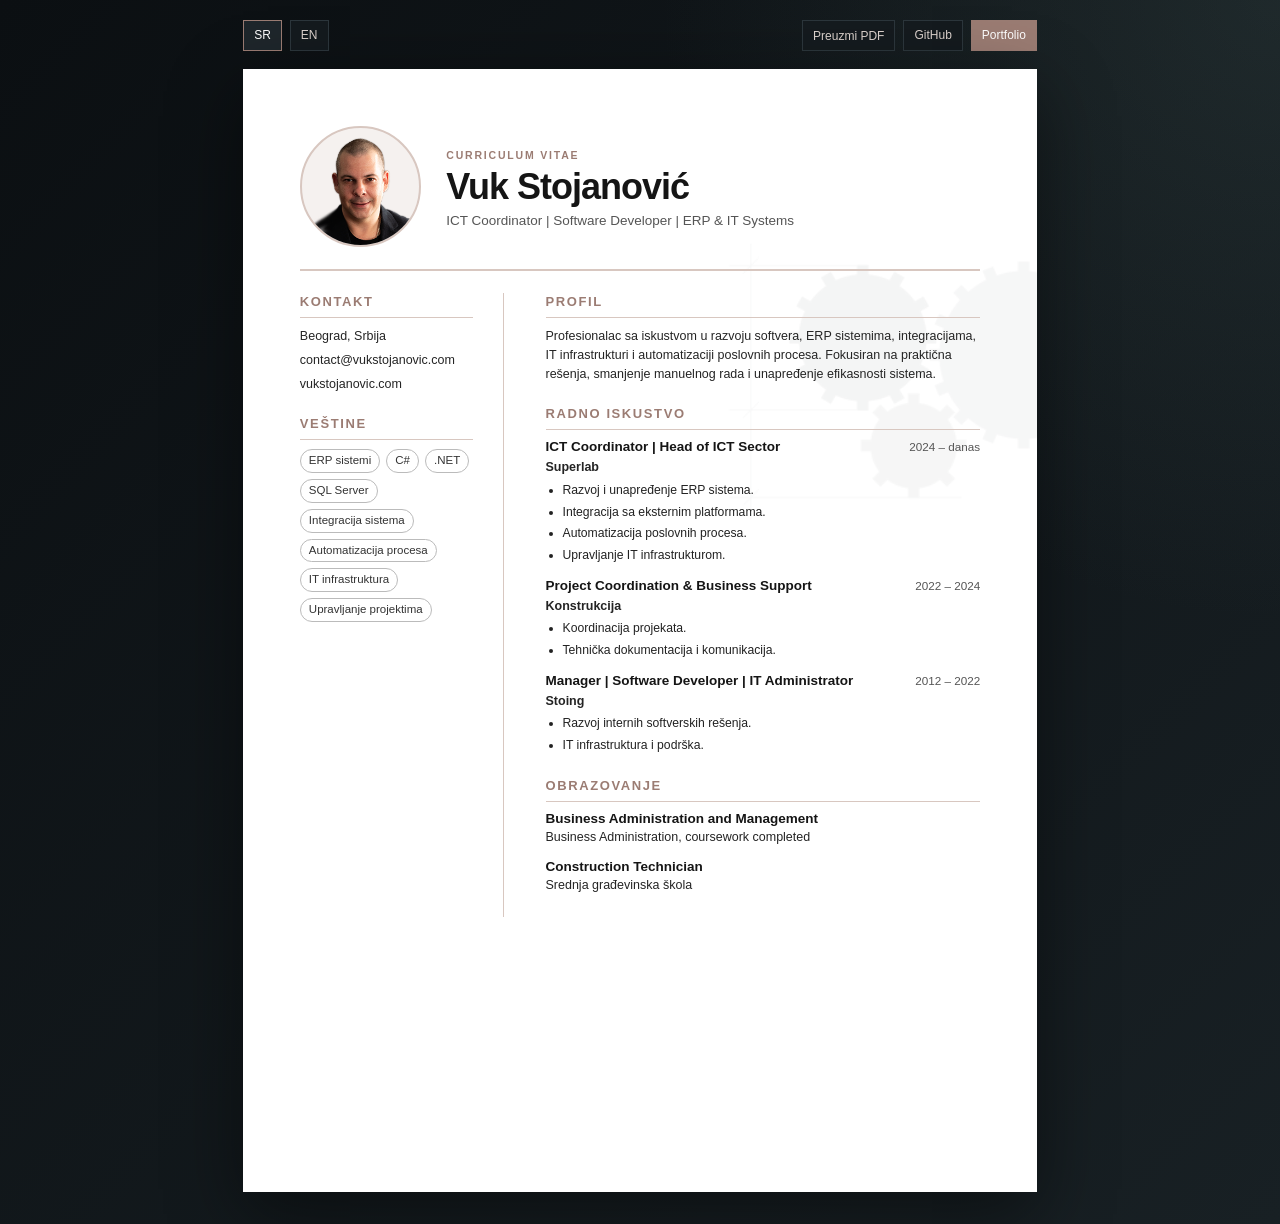
<file: index.html>
<!DOCTYPE html>
<html lang="sr">
<head>
    <meta charset="utf-8">
    <meta name="viewport" content="width=device-width, initial-scale=1">

    <title>Vuk Stojanović | CV</title>

    <meta name="author" content="Vuk Stojanović">
    <meta name="description" content="Profesionalni CV – ERP sistemi, automatizacija i razvoj softvera.">

    <link rel="stylesheet" href="styles.css">
    <link rel="icon" href="favicon.ico">
    <link rel="shortcut icon" href="favicon.ico">
</head>

<body>

<div class="toolbar">
    <div class="toolbar-left">
        <a href="index.html" class="btn active">SR</a>
        <a href="en.html" class="btn">EN</a>
    </div>

    <div class="toolbar-right">
        <button class="btn" onclick="window.print()">Preuzmi PDF</button>

        <a href="https://github.com/vukstojanovic1987/vukstojanovic-cv"
            class="btn"
            target="_blank"
            rel="noopener noreferrer">
            GitHub
        </a>

        <a href="https://vukstojanovic.com"
            class="btn primary"
            target="_blank"
            rel="noopener noreferrer">
            Portfolio
        </a>
    </div>
</div>

<main class="cv-page">

    <img src="image/vuk-stojanovic-logo.png" class="cv-bg-logo" alt="">

    <header class="cv-header">
        <div class="cv-photo-wrap">
            <img src="image/vuk-stojanovic-profile.png" alt="Vuk Stojanović" class="cv-photo">
        </div>

        <div class="cv-heading">
            <p class="cv-kicker">Curriculum Vitae</p>
            <h1>Vuk Stojanović</h1>
            <p class="cv-title">ICT Coordinator | Software Developer | ERP & IT Systems</p>
        </div>
    </header>

    <div class="cv-grid">

        <aside class="cv-sidebar">

            <section class="cv-block">
                <h2>Kontakt</h2>
                <p>Beograd, Srbija</p>
                <p><a href="mailto:contact@vukstojanovic.com">contact@vukstojanovic.com</a></p>
                <p><a href="https://vukstojanovic.com" target="_blank" rel="noopener noreferrer">vukstojanovic.com</a></p>
            </section>

            <section class="cv-block">
                <h2>Veštine</h2>

                <div class="skills">
                    <span>ERP sistemi</span>
                    <span>C#</span>
                    <span>.NET</span>
                    <span>SQL Server</span>
                    <span>Integracija sistema</span>
                    <span>Automatizacija procesa</span>
                    <span>IT infrastruktura</span>
                    <span>Upravljanje projektima</span>
                </div>
            </section>

        </aside>

        <section class="cv-main">

            <section class="cv-section">
                <h2>Profil</h2>
                <p>
                    Profesionalac sa iskustvom u razvoju softvera, ERP sistemima,
                    integracijama, IT infrastrukturi i automatizaciji poslovnih procesa.
                    Fokusiran na praktična rešenja, smanjenje manuelnog rada i unapređenje
                    efikasnosti sistema.
                </p>
            </section>

            <section class="cv-section">
                <h2>Radno iskustvo</h2>

                <div class="cv-item">
                    <div class="cv-item-header">
                        <h3>ICT Coordinator | Head of ICT Sector</h3>
                        <span>2024 – danas</span>
                    </div>
                    <p class="company">Superlab</p>
                    <ul>
                        <li>Razvoj i unapređenje ERP sistema.</li>
                        <li>Integracija sa eksternim platformama.</li>
                        <li>Automatizacija poslovnih procesa.</li>
                        <li>Upravljanje IT infrastrukturom.</li>
                    </ul>
                </div>

                <div class="cv-item">
                    <div class="cv-item-header">
                        <h3>Project Coordination & Business Support</h3>
                        <span>2022 – 2024</span>
                    </div>
                    <p class="company">Konstrukcija</p>
                    <ul>
                        <li>Koordinacija projekata.</li>
                        <li>Tehnička dokumentacija i komunikacija.</li>
                    </ul>
                </div>

                <div class="cv-item">
                    <div class="cv-item-header">
                        <h3>Manager | Software Developer | IT Administrator</h3>
                        <span>2012 – 2022</span>
                    </div>
                    <p class="company">Stoing</p>
                    <ul>
                        <li>Razvoj internih softverskih rešenja.</li>
                        <li>IT infrastruktura i podrška.</li>
                    </ul>
                </div>
            </section>

            <section class="cv-section">
                <h2>Obrazovanje</h2>

                <div class="cv-item">
                    <h3>Business Administration and Management</h3>
                    <p>Business Administration, coursework completed</p>
                </div>

                <div class="cv-item">
                    <h3>Construction Technician</h3>
                    <p>Srednja građevinska škola</p>
                </div>
            </section>

        </section>

    </div>

</main>

</body>
</html>
</file>
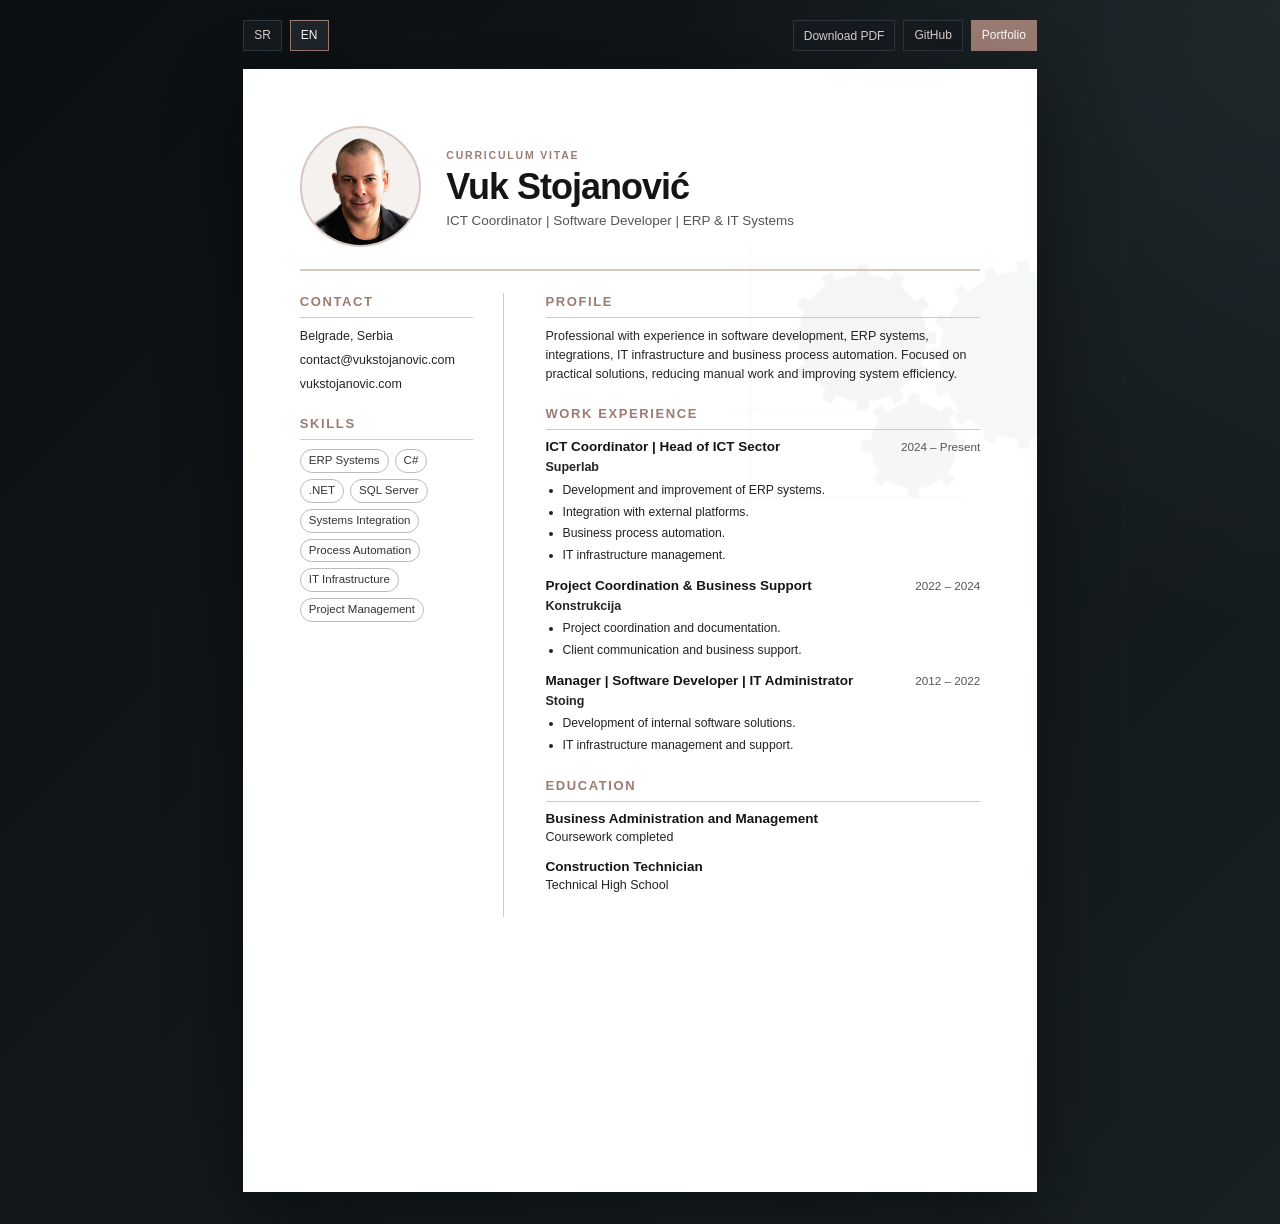
<file: en.html>
<!DOCTYPE html>
<html lang="en">
<head>
    <meta charset="utf-8">
    <meta name="viewport" content="width=device-width, initial-scale=1">

    <title>Vuk Stojanović | CV</title>

    <meta name="author" content="Vuk Stojanović">
    <meta name="description" content="Professional CV – ERP systems, automation and software development.">

    <link rel="stylesheet" href="styles.css">
    <link rel="icon" href="favicon.ico">
    <link rel="shortcut icon" href="favicon.ico">
</head>

<body>

<div class="toolbar">
    <div class="toolbar-left">
        <a href="index.html" class="btn">SR</a>
        <a href="en.html" class="btn active">EN</a>
    </div>

    <div class="toolbar-right">
        <button class="btn" onclick="window.print()">Download PDF</button>

        <a href="https://github.com/vukstojanovic1987/vukstojanovic-cv"
            class="btn"
            target="_blank"
            rel="noopener noreferrer">
            GitHub
        </a>

        <a href="https://vukstojanovic.com"
            class="btn primary"
            target="_blank"
            rel="noopener noreferrer">
            Portfolio
        </a>
    </div>
</div>

<main class="cv-page">

    <img src="image/vuk-stojanovic-logo.png" class="cv-bg-logo" alt="">

    <header class="cv-header">
        <div class="cv-photo-wrap">
            <img src="image/vuk-stojanovic-profile.png" alt="Vuk Stojanović" class="cv-photo">
        </div>

        <div class="cv-heading">
            <p class="cv-kicker">Curriculum Vitae</p>
            <h1>Vuk Stojanović</h1>
            <p class="cv-title">ICT Coordinator | Software Developer | ERP & IT Systems</p>
        </div>
    </header>

    <div class="cv-grid">

        <!-- LEFT -->
        <aside class="cv-sidebar">

            <section class="cv-block">
                <h2>Contact</h2>
                <p>Belgrade, Serbia</p>
                <p><a href="mailto:contact@vukstojanovic.com">contact@vukstojanovic.com</a></p>
                <p><a href="https://vukstojanovic.com" target="_blank" rel="noopener noreferrer">vukstojanovic.com</a></p>
            </section>

            <section class="cv-block">
                <h2>Skills</h2>

                <div class="skills">
                    <span>ERP Systems</span>
                    <span>C#</span>
                    <span>.NET</span>
                    <span>SQL Server</span>
                    <span>Systems Integration</span>
                    <span>Process Automation</span>
                    <span>IT Infrastructure</span>
                    <span>Project Management</span>
                </div>
            </section>

        </aside>

        <!-- RIGHT -->
        <section class="cv-main">

            <section class="cv-section">
                <h2>Profile</h2>
                <p>
                    Professional with experience in software development, ERP systems,
                    integrations, IT infrastructure and business process automation.
                    Focused on practical solutions, reducing manual work and improving
                    system efficiency.
                </p>
            </section>

            <section class="cv-section">
                <h2>Work Experience</h2>

                <div class="cv-item">
                    <div class="cv-item-header">
                        <h3>ICT Coordinator | Head of ICT Sector</h3>
                        <span>2024 – Present</span>
                    </div>
                    <p class="company">Superlab</p>
                    <ul>
                        <li>Development and improvement of ERP systems.</li>
                        <li>Integration with external platforms.</li>
                        <li>Business process automation.</li>
                        <li>IT infrastructure management.</li>
                    </ul>
                </div>

                <div class="cv-item">
                    <div class="cv-item-header">
                        <h3>Project Coordination & Business Support</h3>
                        <span>2022 – 2024</span>
                    </div>
                    <p class="company">Konstrukcija</p>
                    <ul>
                        <li>Project coordination and documentation.</li>
                        <li>Client communication and business support.</li>
                    </ul>
                </div>

                <div class="cv-item">
                    <div class="cv-item-header">
                        <h3>Manager | Software Developer | IT Administrator</h3>
                        <span>2012 – 2022</span>
                    </div>
                    <p class="company">Stoing</p>
                    <ul>
                        <li>Development of internal software solutions.</li>
                        <li>IT infrastructure management and support.</li>
                    </ul>
                </div>

            </section>

            <section class="cv-section">
                <h2>Education</h2>

                <div class="cv-item">
                    <h3>Business Administration and Management</h3>
                    <p>Coursework completed</p>
                </div>

                <div class="cv-item">
                    <h3>Construction Technician</h3>
                    <p>Technical High School</p>
                </div>

            </section>

        </section>

    </div>

</main>

</body>
</html>
</file>
<file: styles.css>
* {
    box-sizing: border-box;
    margin: 0;
    padding: 0;
}

@page {
    size: A4;
    margin: 12mm;
}

:root {
    --paper: #ffffff;
    --text: #151515;
    --muted: #555555;
    --soft: #ffffff;
    --line: #d8c7c0;
    --accent: #9b7c73;
    --dark-accent: #465d5c;
}

body {
    min-height: 100vh;
    font-family: "Segoe UI", Arial, sans-serif;
    background:
        radial-gradient(circle at top right, rgba(70, 93, 92, 0.25), transparent 35%),
        linear-gradient(135deg, #0b0f12, #182024);
    color: var(--text);
    line-height: 1.45;
}

.toolbar {
    width: 210mm;
    margin: 20px auto 0;
    display: flex;
    justify-content: space-between;
    align-items: center;
}

.toolbar-left,
.toolbar-right {
    display: flex;
    gap: 8px;
}

.btn {
    font-size: 12px;
    padding: 6px 10px;
    border: 1px solid #2c363c;
    background: #141a1e;
    color: #dcd2cd;
    text-decoration: none;
    cursor: pointer;
    transition: 0.2s ease;
}

.btn:hover,
.btn.active {
    background: #1e262b;
    border-color: #9b7c73;
    color: #ffffff;
}

.btn.primary {
    background: #9b7c73;
    border-color: #9b7c73;
    color: #ffffff;
}

.btn.primary:hover {
    background: #866a62;
}

.cv-page {
    position: relative;
    overflow: hidden;
    width: 210mm;
    min-height: 297mm;
    margin: 18px auto 32px;
    padding: 15mm;
    background: var(--paper);
    color: var(--text);
    box-shadow: 0 22px 70px rgba(0, 0, 0, 0.45);
}

.cv-bg-logo {
    position: absolute;
    right: -30mm;
    top: 40mm;
    width: 120mm;
    opacity: 0.05;
    filter: saturate(0.6) brightness(0.8);
    pointer-events: none;
    z-index: 0;
}

.cv-header,
.cv-grid {
    position: relative;
    z-index: 1;
}

.cv-header {
    display: grid;
    grid-template-columns: 34mm 1fr;
    gap: 18px;
    align-items: center;
    padding-bottom: 16px;
    margin-bottom: 22px;
    border-bottom: 2px solid var(--line);
}

.cv-photo {
    width: 32mm;
    height: 32mm;
    object-fit: cover;
    object-position: center top;
    border-radius: 50%;
    border: 2px solid var(--line);
    background: #f5f1ef;
}

.cv-kicker {
    margin-bottom: 4px;
    font-size: 10.5px;
    text-transform: uppercase;
    letter-spacing: 1.8px;
    color: var(--accent);
    font-weight: 700;
}

.cv-header h1 {
    font-size: 36px;
    font-weight: 600;
    line-height: 1.08;
    letter-spacing: -1px;
    color: var(--text);
}

.cv-title {
    margin-top: 5px;
    font-size: 13.5px;
    color: var(--muted);
}

.cv-grid {
    display: grid;
    grid-template-columns: 54mm 1fr;
    gap: 11mm;
}

.cv-sidebar {
    padding-right: 8mm;
    border-right: 1px solid var(--line);
}

.cv-section,
.cv-block {
    margin-bottom: 22px;
}

.cv-section h2,
.cv-block h2 {
    margin-bottom: 9px;
    padding-bottom: 5px;
    border-bottom: 1px solid var(--line);
    font-size: 13px;
    text-transform: uppercase;
    letter-spacing: 1.6px;
    color: var(--accent);
    font-weight: 700;
}

.cv-section p,
.cv-block p {
    font-size: 12.5px;
    line-height: 1.5;
    color: #242424;
}

.cv-block p {
    margin-bottom: 5px;
    word-break: break-word;
}

.cv-item {
    margin-bottom: 13px;
}

.cv-item-header {
    display: flex;
    justify-content: space-between;
    gap: 12px;
    align-items: baseline;
}

.cv-item h3 {
    font-size: 13.5px;
    line-height: 1.25;
    color: var(--text);
    font-weight: 700;
}

.cv-item-header span {
    font-size: 11.7px;
    color: var(--muted);
    white-space: nowrap;
    font-weight: 500;
}

.company {
    margin: 2px 0 5px;
    font-size: 12px;
    color: #000000;
    font-weight: 700;
}

ul {
    margin-left: 17px;
    margin-top: 5px;
}

li {
    margin-bottom: 4px;
    font-size: 12.2px;
    line-height: 1.45;
    color: #222222;
}

.skills {
    display: flex;
    flex-wrap: wrap;
    gap: 6px;
}

.skills span {
    display: inline-block;
    padding: 4px 8px;
    border: 1px solid #bbbbbb;
    border-radius: 999px;
    background: #ffffff;
    color: #333333;
    font-size: 11.5px;
    line-height: 1.2;
}

a {
    color: inherit;
    text-decoration: none;
}

@media print {
     html, body {
        width: 210mm;
        height: 297mm;
    }   

    body {
        background: white;
    }

    .toolbar {
        display: none;
    }

    .cv-page {
        width: auto;
        min-height: auto;
        margin: 0;
        padding: 0;
        box-shadow: none;
        overflow: visible;
    }

    .cv-bg-logo {
        display: none;
    }

    a {
        color: #111111;
        text-decoration: none;
    }
}

@media screen and (max-width: 900px) {
    .toolbar {
        width: calc(100% - 24px);
        flex-direction: column;
        gap: 10px;
    }

    .cv-page {
        width: calc(100% - 24px);
        min-height: auto;
        padding: 22px;
        margin: 16px auto;
    }

    .cv-header {
        grid-template-columns: 1fr;
        text-align: center;
    }

    .cv-grid {
        grid-template-columns: 1fr;
        gap: 20px;
    }

    .cv-sidebar {
        padding-right: 0;
        border-right: none;
    }

    .cv-item-header {
        flex-direction: column;
        gap: 2px;
    }

    .cv-item-header span {
        white-space: normal;
    }
}
</file>
